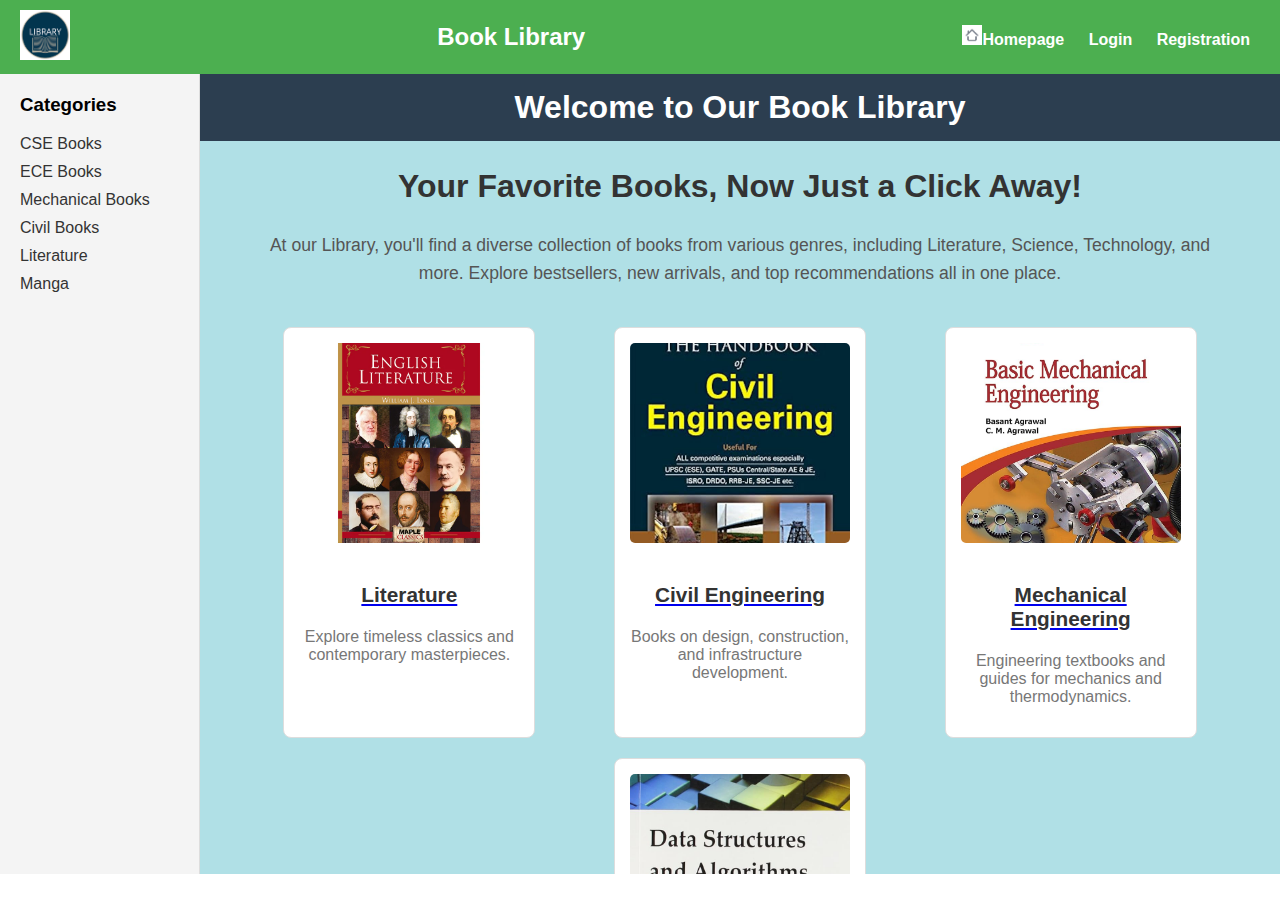
<file: index.html>
<!DOCTYPE html>
<html lang="en">
<head>
  <meta charset="UTF-8">
  <meta name="viewport" content="width=device-width, initial-scale=1.0">
  <title>Booklibrary</title>
  <link rel="stylesheet" href="style.css">
</head>
<body>

<!-- Top Frame -->
<div class="top-frame">
  <div class="logo">
    <a href="index.html"><img src="logo.png"  alt="Bookstore Logo" height="40"></a>
  </div>
  <div class="title">
    <h1>Book Library</h1>
  </div>
  <div class="nav-links">
    <a href=""><img src="home.jpg" height="20px">Homepage</a>
    <a href="login.html" target="right-frame">Login</a>
    <a href="register.html" target="right-frame">Registration</a>
  </div>
  </div>
</div>

<!-- Main Container with Left and Right Frames -->
<div class="main-container">
  <!-- Left Frame -->
  <div class="left-frame">
    <h3>Categories</h3>
    <ul>
      <li><a href="cse-books.html" target="right-frame">CSE Books</a></li>
      <li><a href="ece-books.html" target="right-frame">ECE Books</a></li>
      <li><a href="mech-books.html" target="right-frame">Mechanical Books</a></li>
      <li><a href="civil-books.html" target="right-frame">Civil Books</a></li>
      <li><a href="literature-books.html" target="right-frame">Literature</a></li>
      <li><a href="manga.html" target="right-frame">Manga</a></li>
    </ul>
  </div>

  <!-- Right Frame -->
  <iframe name="right-frame" class="right-frame" src="home-content.html">
    <!-- Initial content description of the website -->
  </iframe>
</div>

</body>
</html>
</file>
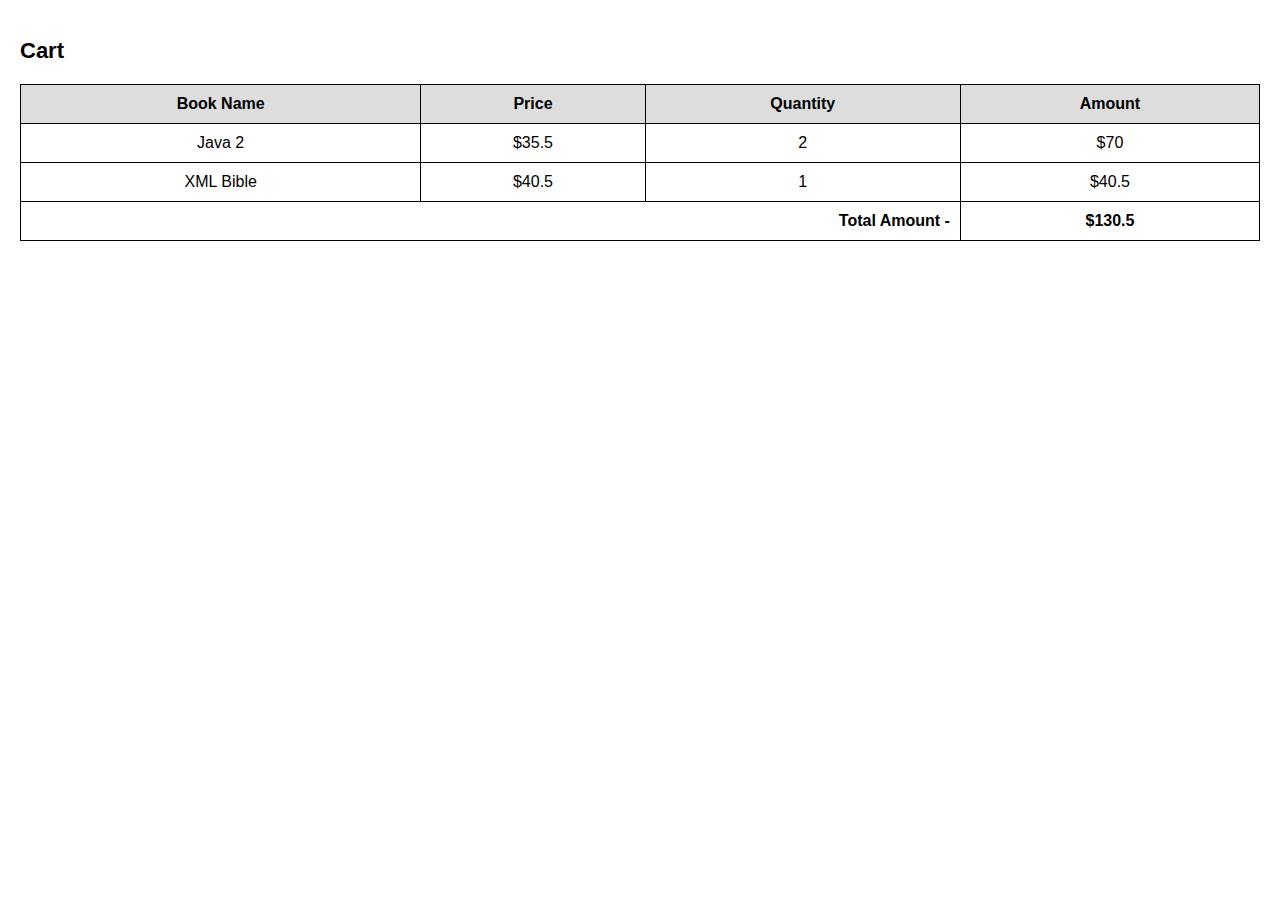
<file: cart.html>
<!DOCTYPE html>
<html lang="en">
<head>
  <meta charset="UTF-8">
  <meta name="viewport" content="width=device-width, initial-scale=1.0">
  <title>Cart Page</title>
  <link rel="stylesheet" href="cart.css">
</head>
<body>



<!-- Main Container with Left and Cart Table -->
<div class="main-container">
  

  <!-- Right Frame (Cart Table) -->
  <div class="right-frame">
    <h2>Cart</h2>
    <table>
      <thead>
        <tr>
          <th>Book Name</th>
          <th>Price</th>
          <th>Quantity</th>
          <th>Amount</th>
        </tr>
      </thead>
      <tbody>
        <tr>
          <td>Java 2</td>
          <td>$35.5</td>
          <td>2</td>
          <td>$70</td>
        </tr>
        <tr>
          <td>XML Bible</td>
          <td>$40.5</td>
          <td>1</td>
          <td>$40.5</td>
        </tr>
        <tr>
          <td colspan="3" style="text-align: right; font-weight: bold;">Total Amount -</td>
          <td>$130.5</td>
        </tr>
      </tbody>
    </table>
  </div>
</div>

</body>
</html>
</file>
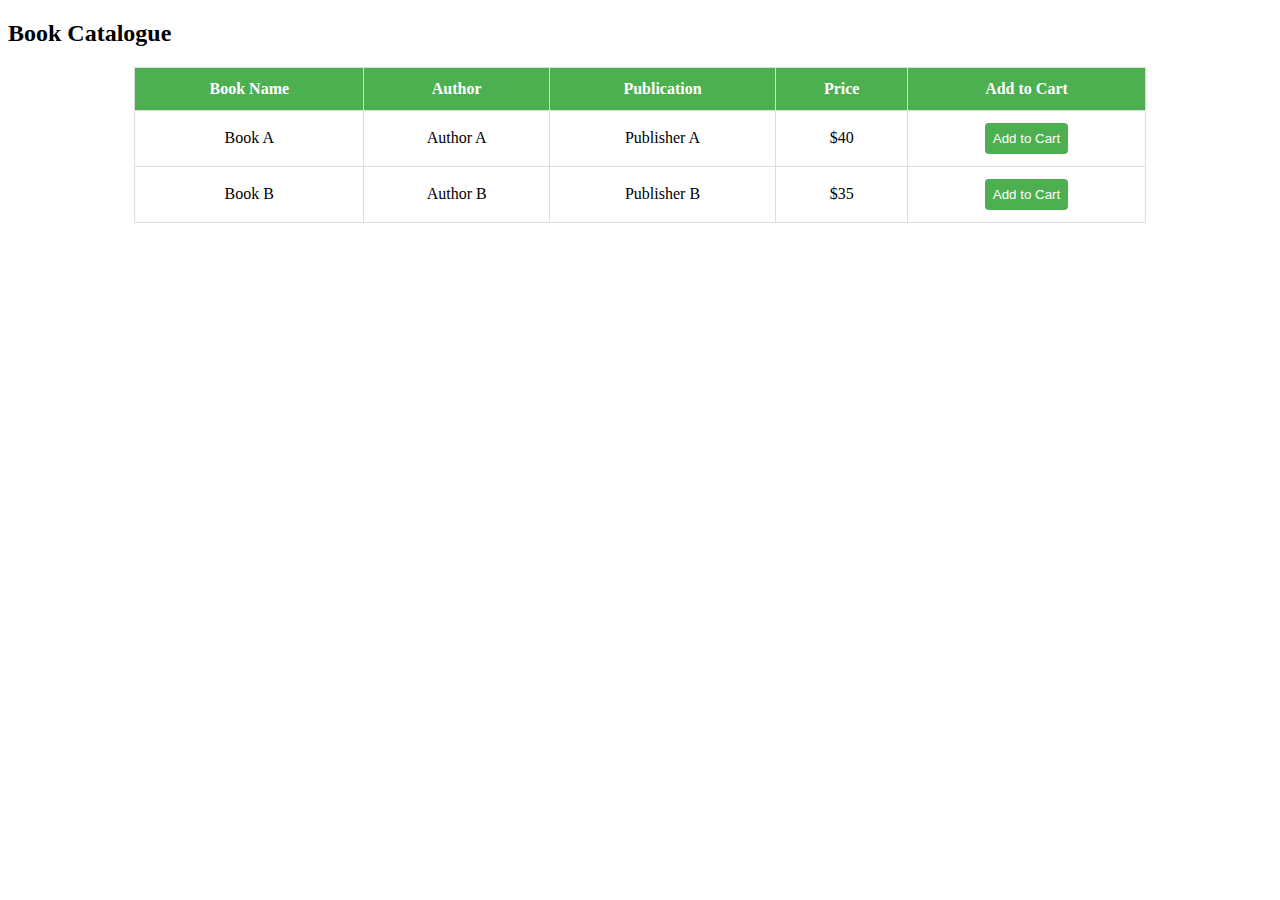
<file: catalogue.html>
<!DOCTYPE html>
<html>
<head>
    <title>Catalogue Page</title>
    <link rel="stylesheet" href="cat.css">
</head>
<body>
    <h2>Book Catalogue</h2>
    <table border="1">
        <tr>
            <th>Book Name</th>
            <th>Author</th>
            <th>Publication</th>
            <th>Price</th>
            <th>Add to Cart</th>
        </tr>
        <tr>
            <td>Book A</td>
            <td>Author A</td>
            <td>Publisher A</td>
            <td>$40</td>
            <td><button>Add to Cart</button></td>
        </tr>
        <tr>
            <td>Book B</td>
            <td>Author B</td>
            <td>Publisher B</td>
            <td>$35</td>
            <td><button>Add to Cart</button></td>
        </tr>
    </table>
</body>
</html>
</file>
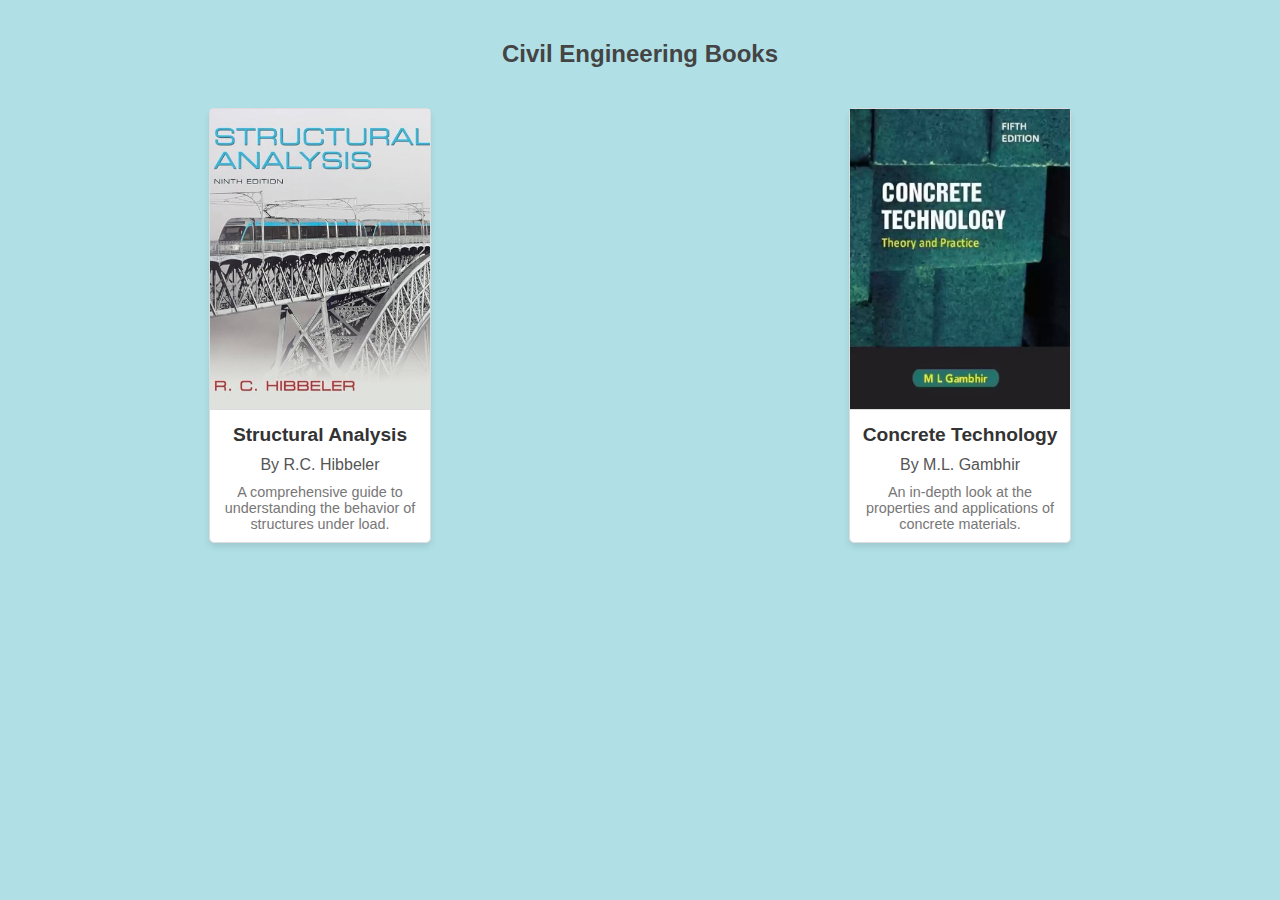
<file: civil-books.html>
<!DOCTYPE html>
<html lang="en">
<head>
    <meta charset="UTF-8">
    <meta name="viewport" content="width=device-width, initial-scale=1.0">
    <title>Book Collection</title>
    <style>
        body {
            font-family: Arial, sans-serif;
            background-color: #b0e0e6;
            margin: 0;
            padding: 0;
        }
        .container {
            margin: 0 auto;
            padding: 20px;
        }
        h1 {
            text-align: center;
            color: #333;
        }
        h2 {
            color: #444;
            margin-top: 40px;
            text-align: center;
            font-size: 1.5em;
        }
        .book-list {
            display: flex;
            flex-wrap: wrap;
            justify-content: space-around;
        }
        .book-item {
            background-color: #fff;
            border: 1px solid #ddd;
            border-radius: 5px;
            margin: 20px;
            width: 220px;
            text-align: center;
            box-shadow: 0 4px 6px rgba(0, 0, 0, 0.1);
            transition: transform 0.3s ease;
        }
        .book-item:hover {
            transform: scale(1.05);
        }
        .book-img {
            width: 100%;
            height: 300px;
            object-fit: cover;
            border-bottom: 1px solid #ddd;
        }
        .book-title {
            font-size: 1.2em;
            font-weight: bold;
            margin: 10px 0;
            color: #333;
        }
        .book-author {
            font-size: 1em;
            color: #555;
        }
        .book-description {
            font-size: 0.9em;
            color: #777;
            margin: 10px;
        }</style>
    <h2>Civil Engineering Books</h2>
    <div class="book-list">
        <div class="book-item">
            <a href="structural_analysis_by_pandit_and_gupta.pdf"><img src="str.jpg" alt="Structural Analysis" class="book-img"></a>
            <div class="book-title">Structural Analysis</div>
            <div class="book-author">By R.C. Hibbeler</div>
            <div class="book-description">A comprehensive guide to understanding the behavior of structures under load.</div>
        </div>
        <div class="book-item">
            <a href="Concrete-Technology-Theory-and-Practice-Civil-Sem-III.pdf">
            <img src="ct.webp" alt="Concrete Technology" class="book-img"></a>
            <div class="book-title">Concrete Technology</div>
            <div class="book-author">By M.L. Gambhir</div>
            <div class="book-description">An in-depth look at the properties and applications of concrete materials.</div>
        </div>
    </div>
    <title>Document</title>
</head>
<body>
    
</body>
</html>
</file>
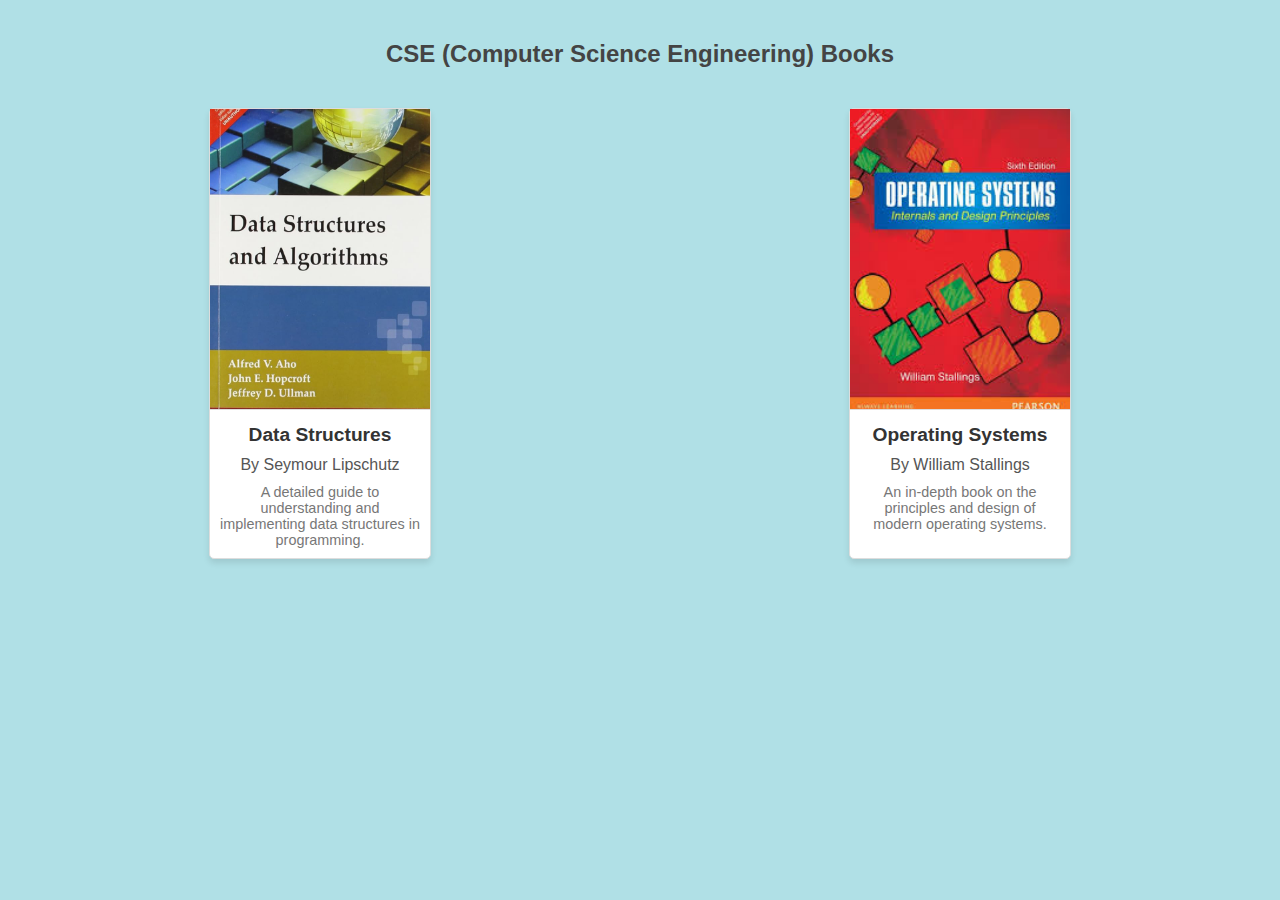
<file: cse-books.html>
<!DOCTYPE html>
<html lang="en">
<head>
    <meta charset="UTF-8">
    <meta name="viewport" content="width=device-width, initial-scale=1.0">
    <title>Book Collection</title>
    <style>
        body {
            font-family: Arial, sans-serif;
            background-color: #b0e0e6;
            margin: 0;
            padding: 0;
        }
        .container {
            margin: 0 auto;
            padding: 20px;
        }
        h1 {
            text-align: center;
            color: #333;
        }
        h2 {
            color: #444;
            margin-top: 40px;
            text-align: center;
            font-size: 1.5em;
        }
        .book-list {
            display: flex;
            flex-wrap: wrap;
            justify-content: space-around;
        }
        .book-item {
            background-color: #fff;
            border: 1px solid #ddd;
            border-radius: 5px;
            margin: 20px;
            width: 220px;
            text-align: center;
            box-shadow: 0 4px 6px rgba(0, 0, 0, 0.1);
            transition: transform 0.3s ease;
        }
        .book-item:hover {
            transform: scale(1.05);
        }
        .book-img {
            width: 100%;
            height: 300px;
            object-fit: cover;
            border-bottom: 1px solid #ddd;
        }
        .book-title {
            font-size: 1.2em;
            font-weight: bold;
            margin: 10px 0;
            color: #333;
        }
        .book-author {
            font-size: 1em;
            color: #555;
        }
        .book-description {
            font-size: 0.9em;
            color: #777;
            margin: 10px;
        }</style>
    <h2>CSE (Computer Science Engineering) Books</h2>
    <div class="book-list">
        <div class="book-item">

            <a href="Data Structures and Algorithms - Narasimha Karumanchi.pdf">
           <img src="ds.jpg"  alt="Data Structures" class="book-img" ></a>
            <div class="book-title">Data Structures</div>
            <div class="book-author">By Seymour Lipschutz</div>
            <div class="book-description">A detailed guide to understanding and implementing data structures in programming.</div>
        </div>


        <div class="book-item">
            <a href="Operating_System.pdf">
            <img src="os.jpg" alt="Operating Systems" class="book-img"></a>
            <div class="book-title">Operating Systems</div>
            <div class="book-author">By William Stallings</div>
            <div class="book-description">An in-depth book on the principles and design of modern operating systems.</div>
        </div>
    </div>
    <title>Document</title>
</head>
<body>
    
</body>
</html>
</file>
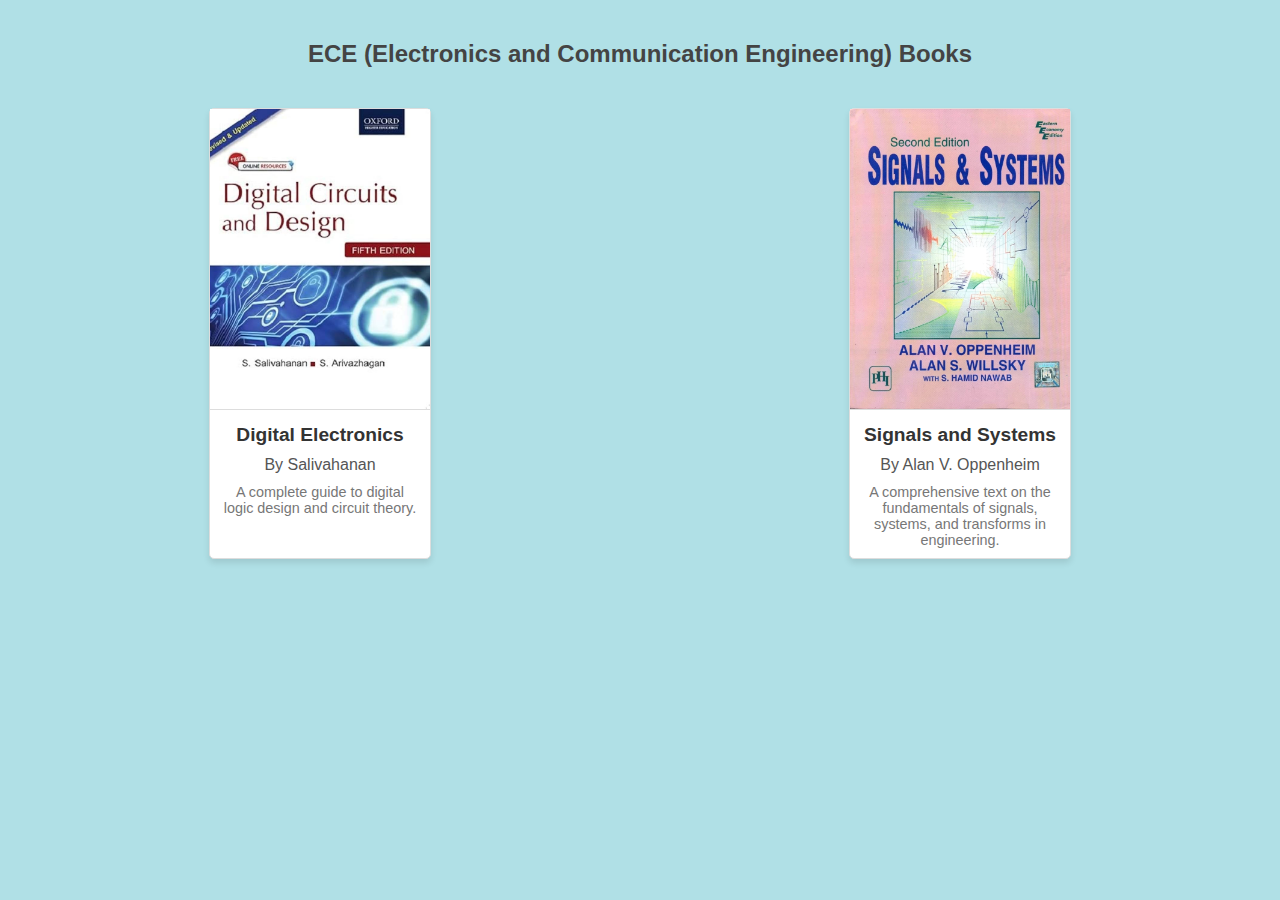
<file: ece-books.html>
<!DOCTYPE html>
<html lang="en">
<head>
    <meta charset="UTF-8">
    <meta name="viewport" content="width=device-width, initial-scale=1.0">
    <title>Book Collection</title>
    <style>
        body {
            font-family: Arial, sans-serif;
            background-color: #b0e0e6;
            margin: 0;
            padding: 0;
        }
        .container {
            margin: 0 auto;
            padding: 20px;
        }
        h1 {
            text-align: center;
            color: #333;
        }
        h2 {
            color: #444;
            margin-top: 40px;
            text-align: center;
            font-size: 1.5em;
        }
        .book-list {
            display: flex;
            flex-wrap: wrap;
            justify-content: space-around;
        }
        .book-item {
            background-color: #fff;
            border: 1px solid #ddd;
            border-radius: 5px;
            margin: 20px;
            width: 220px;
            text-align: center;
            box-shadow: 0 4px 6px rgba(0, 0, 0, 0.1);
            transition: transform 0.3s ease;
        }
        .book-item:hover {
            transform: scale(1.05);
        }
        .book-img {
            width: 100%;
            height: 300px;
            object-fit: cover;
            border-bottom: 1px solid #ddd;
        }
        .book-title {
            font-size: 1.2em;
            font-weight: bold;
            margin: 10px 0;
            color: #333;
        }
        .book-author {
            font-size: 1em;
            color: #555;
        }
        .book-description {
            font-size: 0.9em;
            color: #777;
            margin: 10px;
        }</style>
    <h2>ECE (Electronics and Communication Engineering) Books</h2>
    <div class="book-list">
        <div class="book-item">
            <a href="DIGITAL_CIRCUITS_AND_LOGIC_DESIGNS.pdf">
            <img src="de.jpg" alt="Digital Electronics" class="book-img"></a>
            <div class="book-title">Digital Electronics</div>
            <div class="book-author">By Salivahanan</div>
            <div class="book-description">A complete guide to digital logic design and circuit theory.</div>
        </div>
        <div class="book-item">
            <a href="Signal-System-text-book-9.pdf">
            <img src="ss.webp" alt="Signals and Systems" class="book-img"></a>
            <div class="book-title">Signals and Systems</div>
            <div class="book-author">By Alan V. Oppenheim</div>
            <div class="book-description">A comprehensive text on the fundamentals of signals, systems, and transforms in engineering.</div>
        </div>
    </div>
    <title>Document</title>
</head>
<body>
    
</body>
</html>
</file>
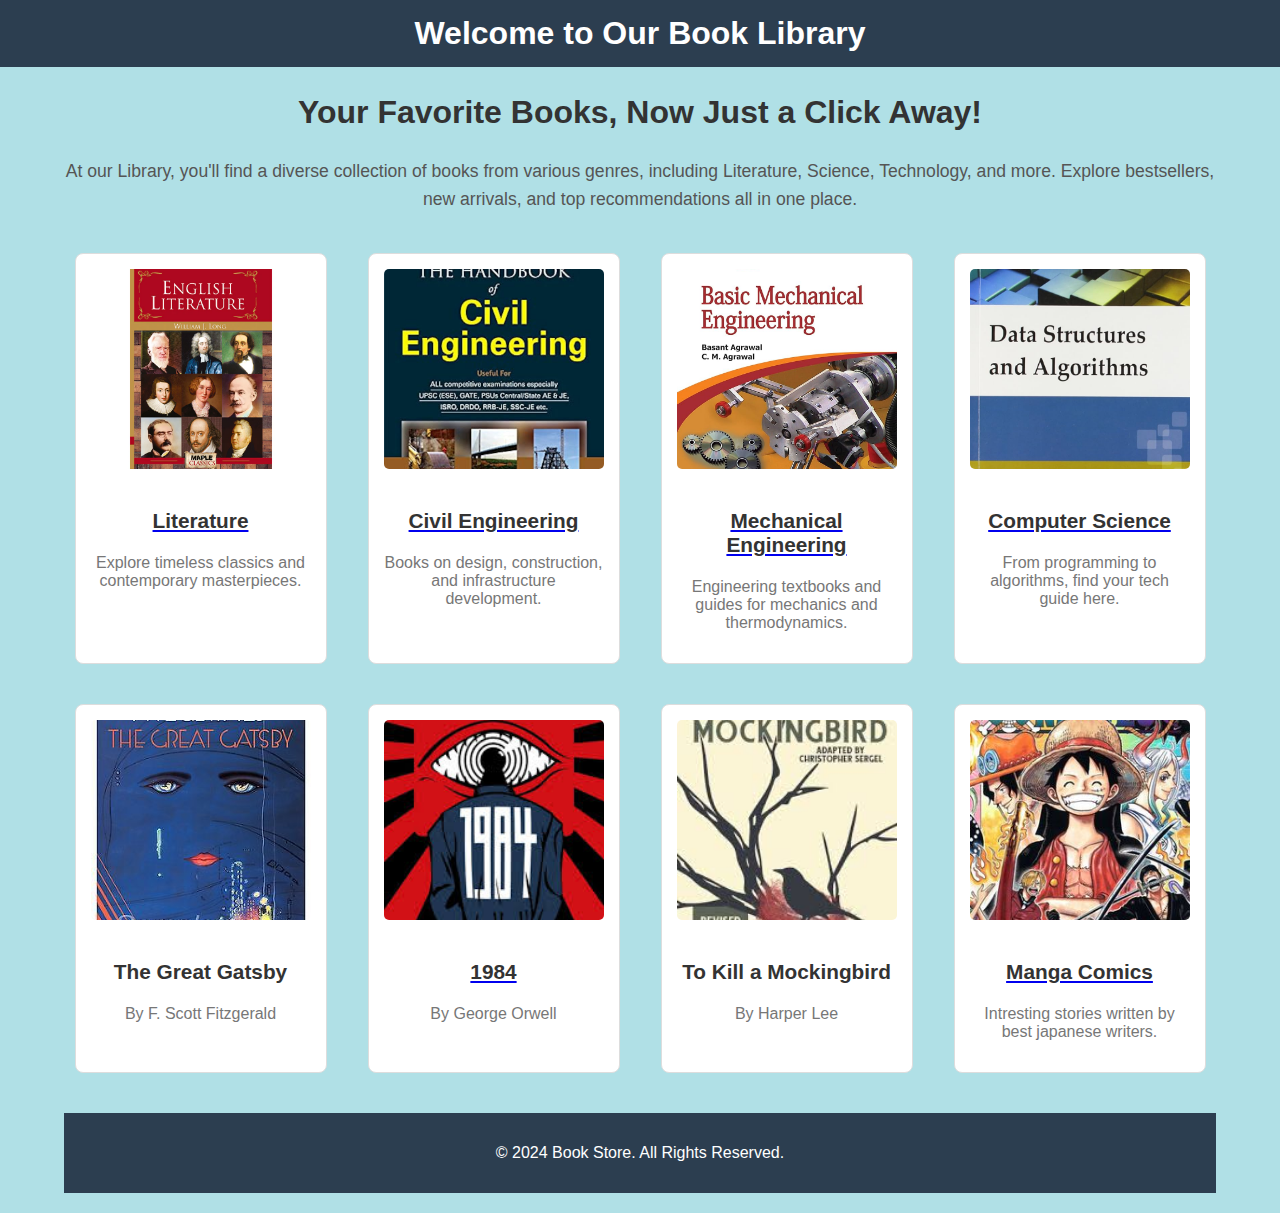
<file: home-content.html>
<!DOCTYPE html>
<html lang="en">
<head>
    <meta charset="UTF-8">
    <meta name="viewport" content="width=device-width, initial-scale=1.0">
    <title>Book Store - Home</title>
    <style>
        body {
            font-family: Arial, sans-serif;
            margin: 0;
            padding: 0;
            background-color: #b0e0e6;
        }
        header {
            background-color: #2c3e50;
            color: white;
            padding: 15px 0;
            text-align: center;
        }
        header h1 {
            margin: 0;
        }
        .container {
            width: 90%;
            margin: 20px auto;
        }
        .intro {
            text-align: center;
            margin-bottom: 40px;
        }
        .intro h2 {
            font-size: 2em;
            color: #333;
        }
        .intro p {
            font-size: 1.1em;
            color: #555;
            line-height: 1.6;
        }
        .categories, .featured-books {
            display: flex;
            justify-content: space-around;
            flex-wrap: wrap;
            gap: 20px;
            margin-bottom: 40px;
        }
        .category, .featured-book {
            background-color: white;
            border: 1px solid #ddd;
            border-radius: 8px;
            width: 220px;
            text-align: center;
            padding: 15px;
            transition: transform 0.3s ease, box-shadow 0.3s ease;
        }
        .category:hover, .featured-book:hover {
            transform: scale(1.05);
            box-shadow: 0 4px 8px rgba(0, 0, 0, 0.1);
        }
        .category img, .featured-book img {
            width: 100%;
            height: 200px;
            object-fit: cover;
            border-radius: 5px;
            margin-bottom: 15px;
        }
        .category h3, .featured-book h3 {
            font-size: 1.3em;
            color: #333;
        }
        .category p, .featured-book p {
            font-size: 1em;
            color: #777;
        }
        footer {
            background-color: #2c3e50;
            color: white;
            padding: 15px 0;
            text-align: center;
        }
    </style>
</head>
<body>

    <!-- Header -->
    <header>
        <h1>Welcome to Our Book Library</h1>
    </header>

    <!-- Main Content -->
    <div class="container">
        <!-- Introduction Section -->
        <div class="intro">
            <h2>Your Favorite Books, Now Just a Click Away!</h2>
            <p>At our Library, you'll find a diverse collection of books from various genres, including Literature, Science, Technology, and more. Explore bestsellers, new arrivals, and top recommendations all in one place.</p>
        </div>

        <!-- Book Categories Section -->
        <div class="categories">
            <div class="category">
                <a href="literature-books.html"><img src="el.webp"  alt="Literature Books"></a>
                <a href="literature-books.html"><h3>Literature</h3></a>

                <p>Explore timeless classics and contemporary masterpieces.</p>
            </div>
            <div class="category">

                <a href="civil-books.html"> <img src="civil.jpg" alt="Civil Engineering Books">
                    <a href="civil-books.html">  <h3>Civil Engineering</h3></a>
                <p>Books on design, construction, and infrastructure development.</p>
            </div>
            <div class="category">
                <a href="mech-books.html"> <img src="mech.jpg" alt="Mechanical Engineering Books">
                    <a href="mech-books.html"> <h3>Mechanical Engineering</h3></a>
                <p>Engineering textbooks and guides for mechanics and thermodynamics.</p>
            </div>
            <div class="category">
                <a href="cse-books.html">  <img src="ds.jpg" alt="Computer Science Books">
                    <a href="cse-books.html">  <h3>Computer Science</h3></a>
                <p>From programming to algorithms, find your tech guide here.</p>
            </div>
        </div>

        <!-- Featured Books Section -->
        <div class="featured-books">
            <div class="featured-book">
                <a href="https://www.planetebook.com/free-ebooks/the-great-gatsby.pdf">  <img src="great gatsby.jpg" alt="The Great Gatsby"></a>
                <h3>The Great Gatsby</h3>
                <p>By F. Scott Fitzgerald</p>
            </div>
            <div class="featured-book">
                <a href="1984.pdf"> <img src="1984.jpg" alt="1984">
                <h3>1984</h3></a>
                <p>By George Orwell</p>
            </div>
            <div class="featured-book">
                <a href="mocking bird.pdf">   <img src="mb.jpg" alt="To Kill a Mockingbird"></a>
                <h3>To Kill a Mockingbird</h3>
                <p>By Harper Lee</p>
            </div>

            <div class="category">

                <a href="manga.html"> <img src="manga.jpg" alt="Manga Comics">
                    <a href="manga.html">  <h3>Manga Comics</h3></a>
                <p>Intresting stories written by best japanese writers.</p>


        </div>
    </div>

    <!-- Footer -->
    <footer>
        <p>&copy; 2024 Book Store. All Rights Reserved.</p>
    </footer>

</body>
</html>
</file>
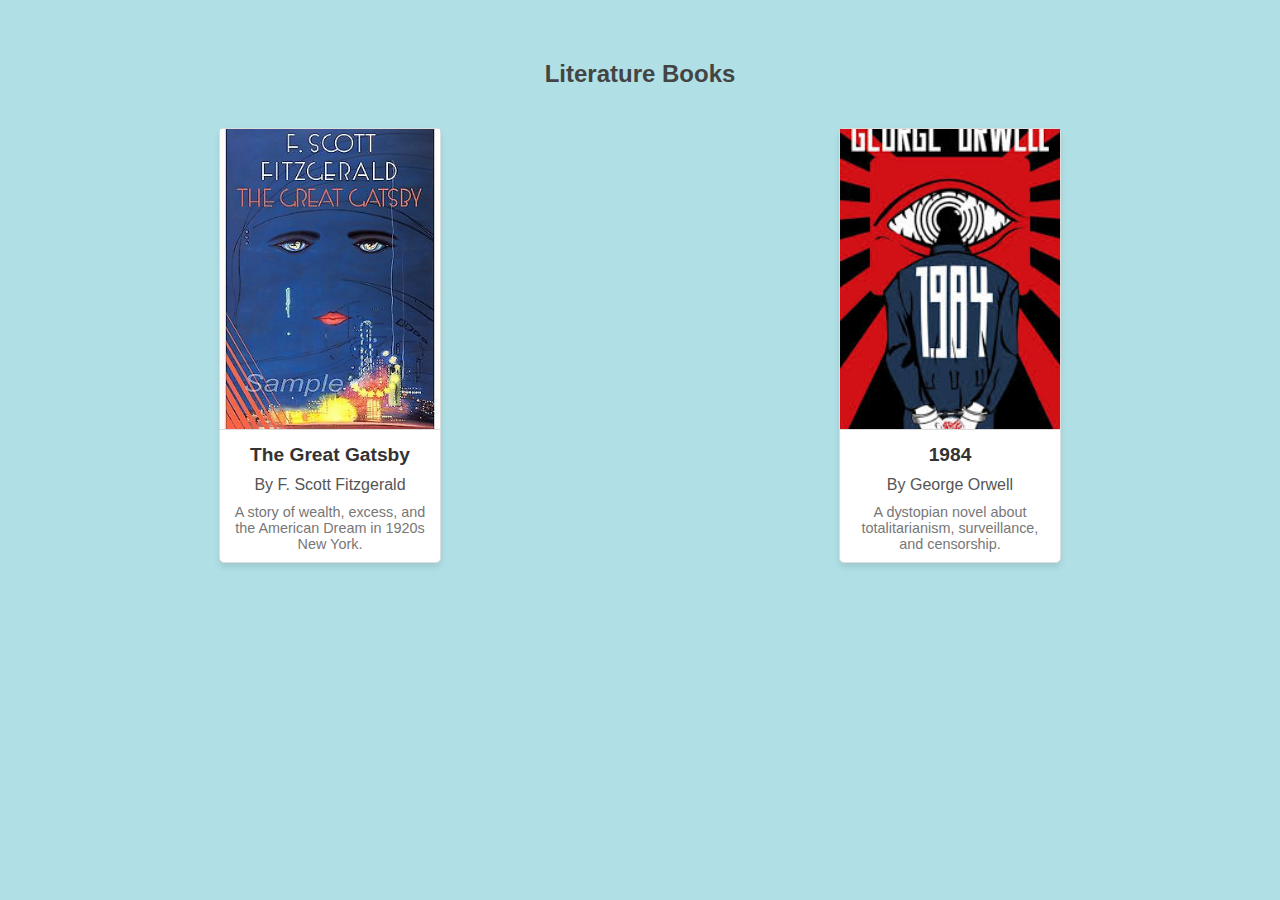
<file: literature-books.html>
<!DOCTYPE html>
<html lang="en">
<head>
    <meta charset="UTF-8">
    <meta name="viewport" content="width=device-width, initial-scale=1.0">
    <title>Book Collection</title>
    <style>
        body {
            font-family: Arial, sans-serif;
            background-color: #b0e0e6;
            margin: 0;
            padding: 0;
        }
        .container {
            margin: 0 auto;
            padding: 20px;
        }
        h1 {
            text-align: center;
            color: #333;
        }
        h2 {
            color: #444;
            margin-top: 40px;
            text-align: center;
            font-size: 1.5em;
        }
        .book-list {
            display: flex;
            flex-wrap: wrap;
            justify-content: space-around;
        }
        .book-item {
            background-color: #fff;
            border: 1px solid #ddd;
            border-radius: 5px;
            margin: 20px;
            width: 220px;
            text-align: center;
            box-shadow: 0 4px 6px rgba(0, 0, 0, 0.1);
            transition: transform 0.3s ease;
        }
        .book-item:hover {
            transform: scale(1.05);
        }
        .book-img {
            width: 100%;
            height: 300px;
            object-fit: cover;
            border-bottom: 1px solid #ddd;
        }
        .book-title {
            font-size: 1.2em;
            font-weight: bold;
            margin: 10px 0;
            color: #333;
        }
        .book-author {
            font-size: 1em;
            color: #555;
        }
        .book-description {
            font-size: 0.9em;
            color: #777;
            margin: 10px;
        }
    </style>
</head>
<body>
    <div class="container">
        
    <h2>Literature Books</h2>
    <div class="book-list">
        <div class="book-item">


           <a href="https://www.planetebook.com/free-ebooks/the-great-gatsby.pdf"><img src="great gatsby.jpg" alt="The Great Gatsby" class="book-img"></a>
            <div class="book-title">The Great Gatsby</div>
            <div class="book-author">By F. Scott Fitzgerald</div>
            <div class="book-description">A story of wealth, excess, and the American Dream in 1920s New York.</div>
        </div>
        <div class="book-item">
            <a href="1984.pdf">
            <img src="1984.jpg" alt="1984" class="book-img"></a>
            <div class="book-title">1984</div>
            <div class="book-author">By George Orwell</div>
            <div class="book-description">A dystopian novel about totalitarianism, surveillance, and censorship.</div>

          

        </div>
    </div>
    <title>Document</title>
</head>
<body>
    
</body>
</html>
</file>
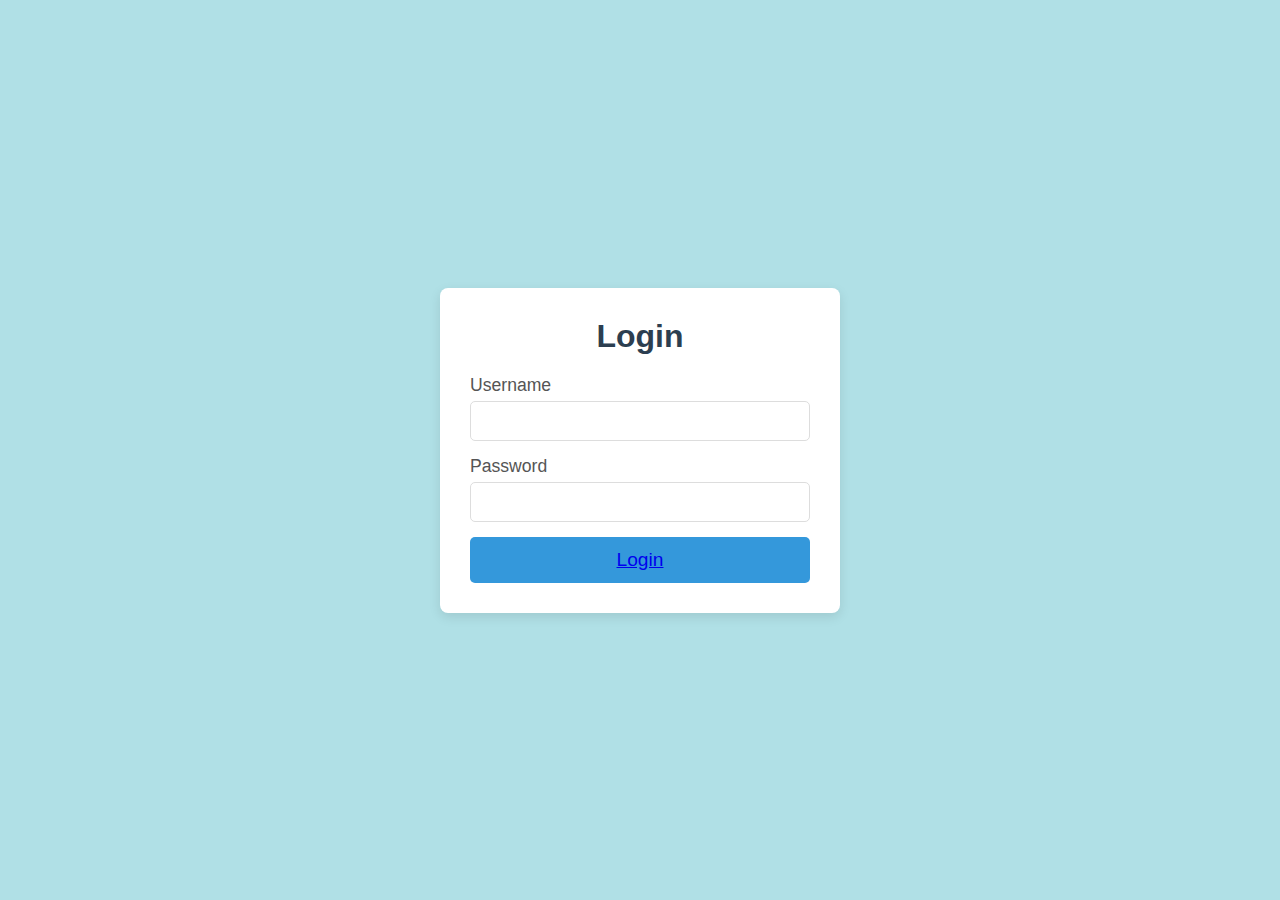
<file: login.html>
<!DOCTYPE html>
<html lang="en">
<head>
    <meta charset="UTF-8">
    <meta name="viewport" content="width=device-width, initial-scale=1.0">
    <title>Login Page</title>
    <link rel="stylesheet" href="login.css">
</head>
<body>
    <div class="login-container">
        <div class="login-form">
            <h2>Login</h2>
            <form action="login1.html" method="POST">
                <div class="input-group">
                    <label for="username">Username</label>
                    <input type="text" id="username" name="username" required>
                </div>
                <div class="input-group">
                    <label for="password">Password</label>
                    <input type="password" id="password" name="password" required>
                </div>
                <a href="login1.html" ><button type="submit">Login</a>
            </form>
        </div>
    </div>
</body>
</html>
</file>
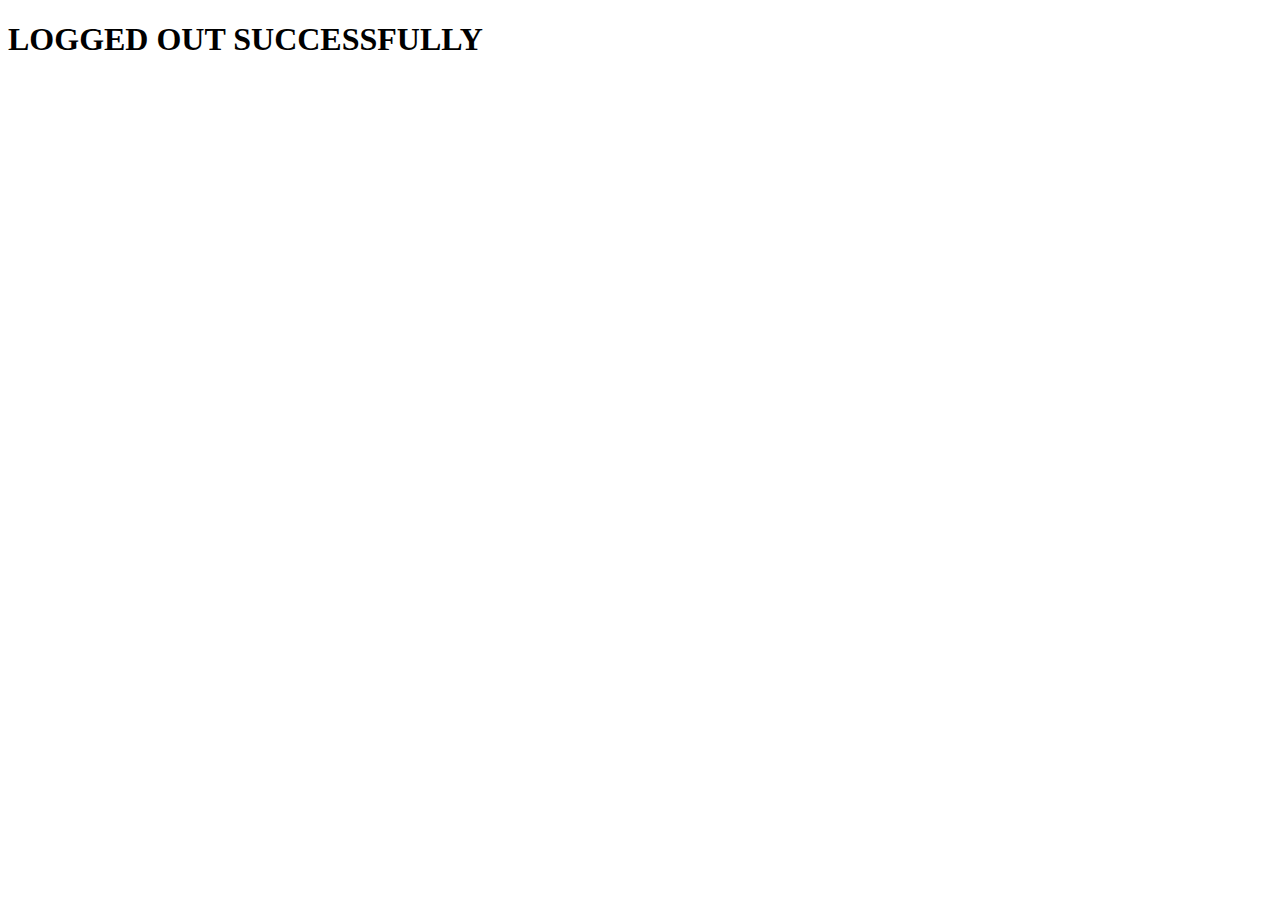
<file: logout.html>
<!DOCTYPE html>
<html lang="en">
<head>
    <meta charset="UTF-8">
    <meta name="viewport" content="width=device-width, initial-scale=1.0">
    <title>Document</title>
</head>
<body>
    <h1>LOGGED OUT SUCCESSFULLY</h1>
</body>
</html>
</file>
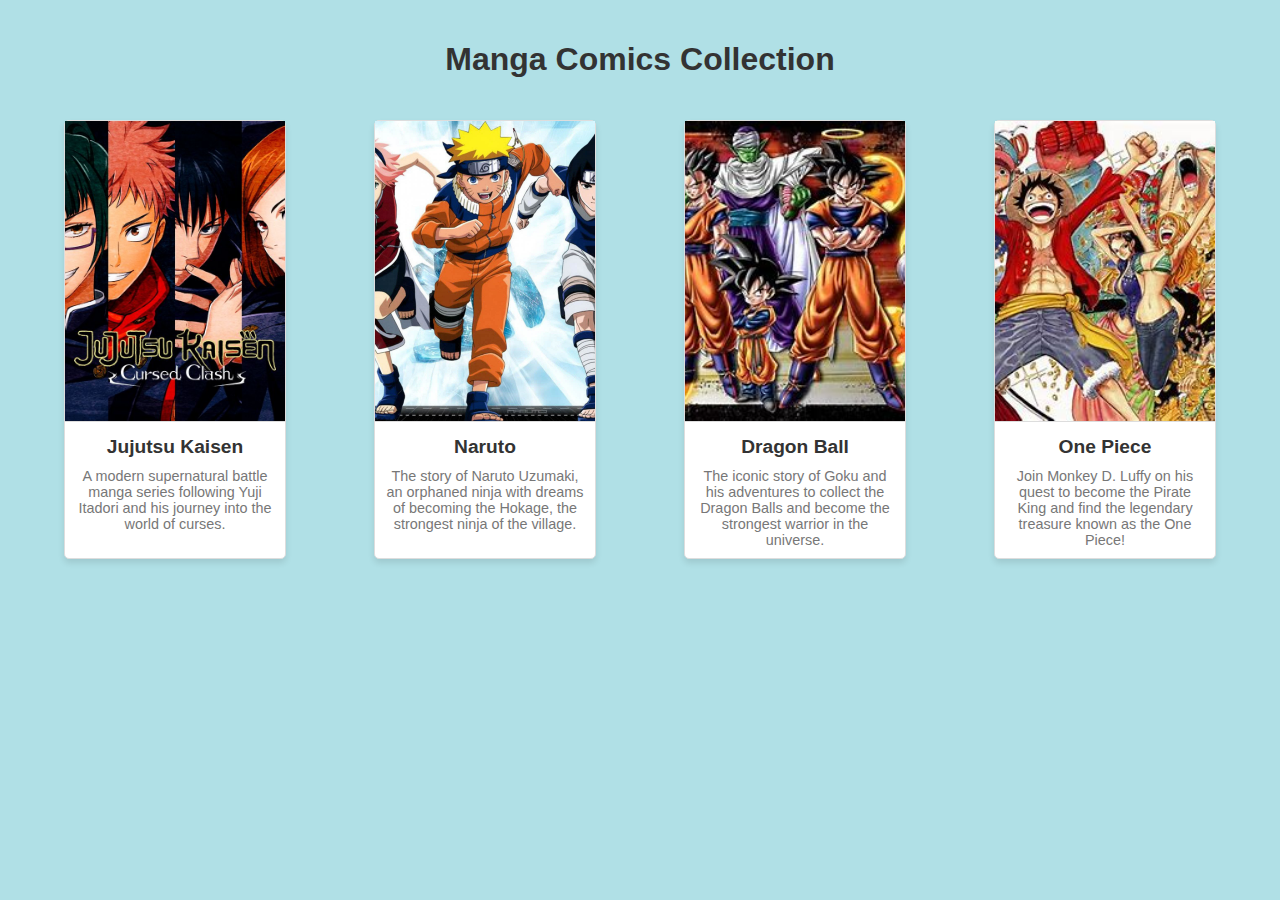
<file: manga.html>
<!DOCTYPE html>
<html lang="en">
<head>
    <meta charset="UTF-8">
    <meta name="viewport" content="width=device-width, initial-scale=1.0">
    <meta http-equiv="X-UA-Compatible" content="ie=edge">
    <title>Manga Comics Collection</title>
    <style>
        body {
            font-family: Arial, sans-serif;
            background-color: #b0e0e6;
            margin: 0;
            padding: 0;
        }
        .container {
            margin: 0 auto;
            padding: 20px;
        }
        h1 {
            text-align: center;
            color: #333;
        }
        h2 {
            color: #444;
            margin-top: 40px;
            text-align: center;
            font-size: 1.5em;
        }
        .manga-list {
            display: flex;
            flex-wrap: wrap;
            justify-content: space-around;
        }
        .manga-item {
            background-color: #fff;
            border: 1px solid #ddd;
            border-radius: 5px;
            margin: 20px;
            width: 220px;
            text-align: center;
            box-shadow: 0 4px 6px rgba(0, 0, 0, 0.1);
            transition: transform 0.3s ease;
        }
        .manga-item:hover {
            transform: scale(1.05);
        }
        .manga-img {
            width: 100%;
            height: 300px;
            object-fit: cover;
            border-bottom: 1px solid #ddd;
        }
        .manga-title {
            font-size: 1.2em;
            font-weight: bold;
            margin: 10px 0;
            color: #333;
        }
        .manga-description {
            font-size: 0.9em;
            color: #777;
            margin: 10px;
        }
    </style>
</head>
<body>
    <div class="container">
        <h1>Manga Comics Collection</h1>

        <div class="manga-list">

            <div class="manga-item">
                <a href="Jujutsu Kaisen.pdf">
                    <img src="jjk.jpg" alt="Jujutsu Kaisen" class="manga-img">
                </a>
                <div class="manga-title">Jujutsu Kaisen</div>
                <div class="manga-description">
                    A modern supernatural battle manga series following Yuji Itadori and his journey into the world of curses.
                </div>
            </div>

            <div class="manga-item">
                <a href="Naruto Volume 01 - PDF Room.pdf">
                    <img src="naruto.jpg" alt="Naruto" class="manga-img">
                </a>
                <div class="manga-title">Naruto</div>
                <div class="manga-description">
                    The story of Naruto Uzumaki, an orphaned ninja with dreams of becoming the Hokage, the strongest ninja of the village.
                </div>
            </div>

            <div class="manga-item">
                <a href="db.pdf">
                    <img src="db.jpg" alt="Dragon Ball" class="manga-img">
                </a>
                <div class="manga-title">Dragon Ball</div>
                <div class="manga-description">
                    The iconic story of Goku and his adventures to collect the Dragon Balls and become the strongest warrior in the universe.
                </div>
            </div>

            <div class="manga-item">
                <a href="one piece.pdf">
                    <img src="one piece.jpg" alt="One Piece" class="manga-img">
                </a>
                <div class="manga-title">One Piece</div>
                <div class="manga-description">
                    Join Monkey D. Luffy on his quest to become the Pirate King and find the legendary treasure known as the One Piece!
                </div>
            </div>

        </div>

    </div>
</body>
</html>
</file>
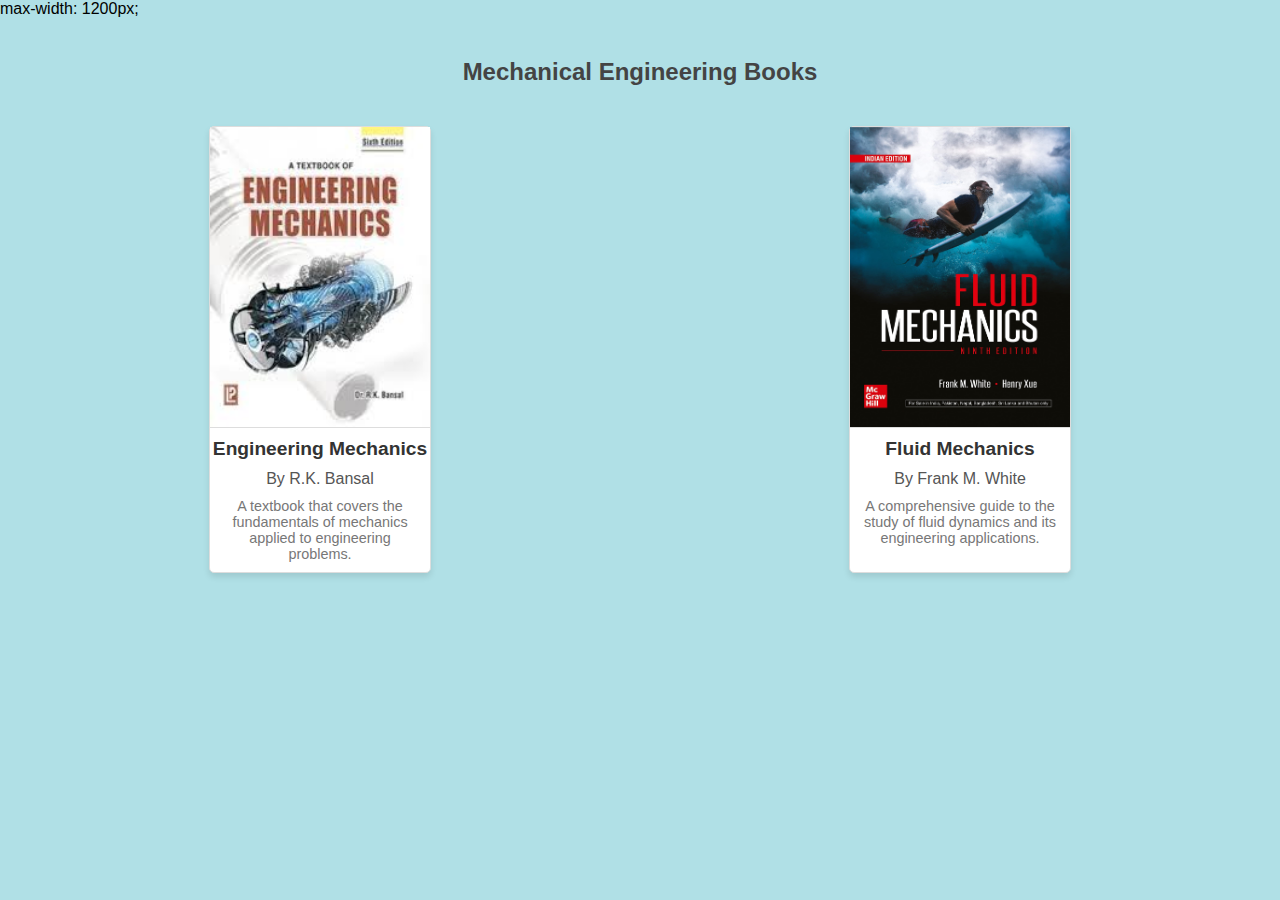
<file: mech-books.html>
max-width: 1200px;<!DOCTYPE html>
<html lang="en">
<head>
    <meta charset="UTF-8">
    <meta name="viewport" content="width=device-width, initial-scale=1.0">
    <title>Book Collection</title>
    <style>
        body {
            font-family: Arial, sans-serif;
            background-color: #b0e0e6;
            margin: 0;
            padding: 0;
        }
        .container {
            margin: 0 auto;
            padding: 20px;
        }
        h1 {
            text-align: center;
            color: #333;
        }
        h2 {
            color: #444;
            margin-top: 40px;
            text-align: center;
            font-size: 1.5em;
        }
        .book-list {
            display: flex;
            flex-wrap: wrap;
            justify-content: space-around;
        }
        .book-item {
            background-color: #fff;
            border: 1px solid #ddd;
            border-radius: 5px;
            margin: 20px;
            width: 220px;
            text-align: center;
            box-shadow: 0 4px 6px rgba(0, 0, 0, 0.1);
            transition: transform 0.3s ease;
        }
        .book-item:hover {
            transform: scale(1.05);
        }
        .book-img {
            width: 100%;
            height: 300px;
            object-fit: cover;
            border-bottom: 1px solid #ddd;
        }
        .book-title {
            font-size: 1.2em;
            font-weight: bold;
            margin: 10px 0;
            color: #333;
        }
        .book-author {
            font-size: 1em;
            color: #555;
        }
        .book-description {
            font-size: 0.9em;
            color: #777;
            margin: 10px;
        }
    </style>
</head>
<body>
   
        
        

      

        <!-- Mechanical Engineering Books Section -->
        <h2>Mechanical Engineering Books</h2>
        <div class="book-list">
            <div class="book-item">
                <a href="eng mech.pdf">
                <img src="em.jpg" alt="Engineering Mechanics" class="book-img"></a>
                <div class="book-title">Engineering Mechanics</div>
                <div class="book-author">By R.K. Bansal</div>
                <div class="book-description">A textbook that covers the fundamentals of mechanics applied to engineering problems.</div>
            </div>
            <div class="book-item">
               <a href="fluid mec.pdf">
                <img src="fm.jpg" alt="Fluid Mechanics" class="book-img"></a>
                <div class="book-title">Fluid Mechanics</div>
                <div class="book-author">By Frank M. White</div>
                <div class="book-description">A comprehensive guide to the study of fluid dynamics and its engineering applications.</div>
            </div>
        </div>

    
    </div>
</body>
</html>
</file>
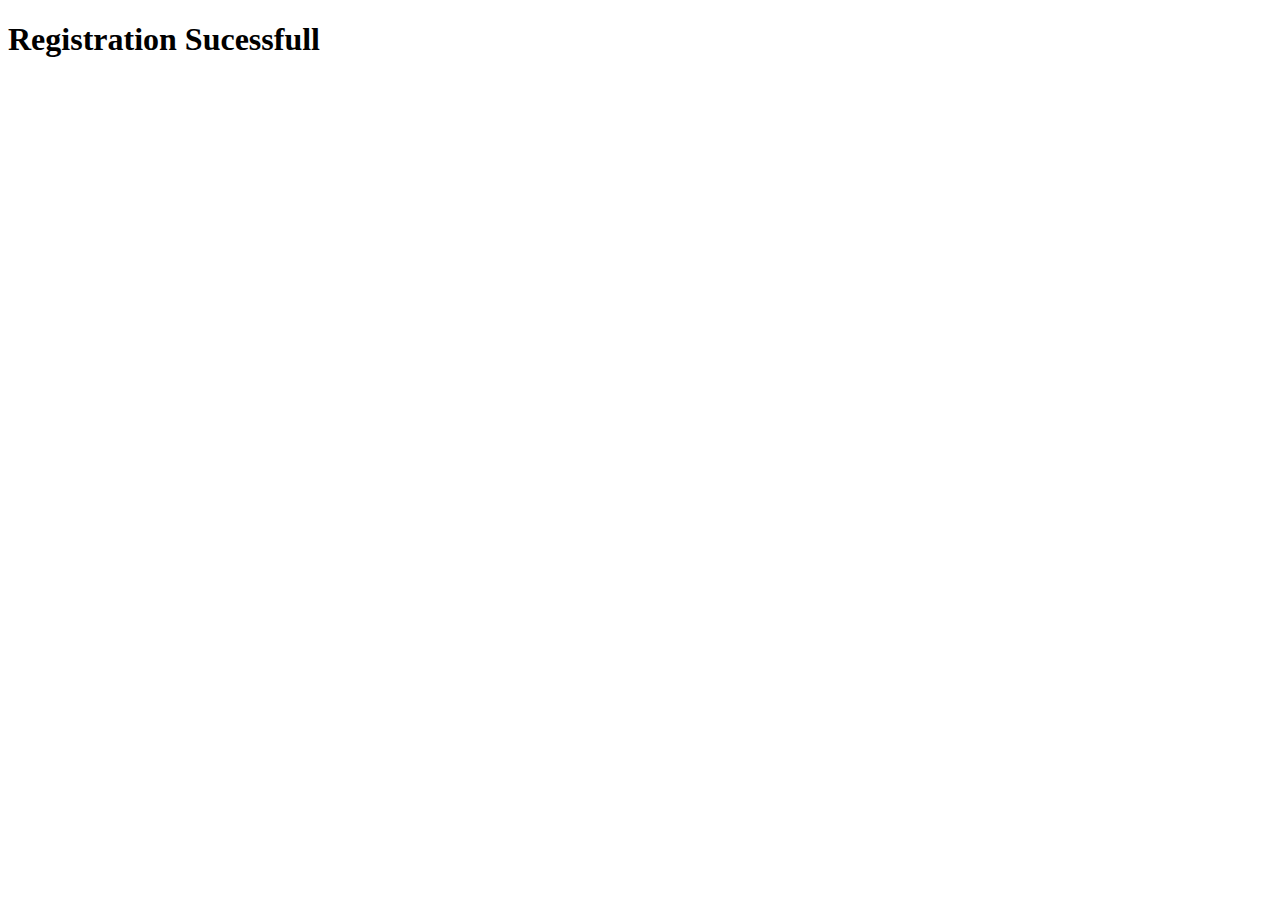
<file: reg1.html>
<!DOCTYPE html>
<html lang="en">
<head>
    <meta charset="UTF-8">
    <meta name="viewport" content="width=device-width, initial-scale=1.0">
    <title>Document</title>
</head>
<body>
    <h1>Registration Sucessfull</h1>
</body>
</html>
</file>
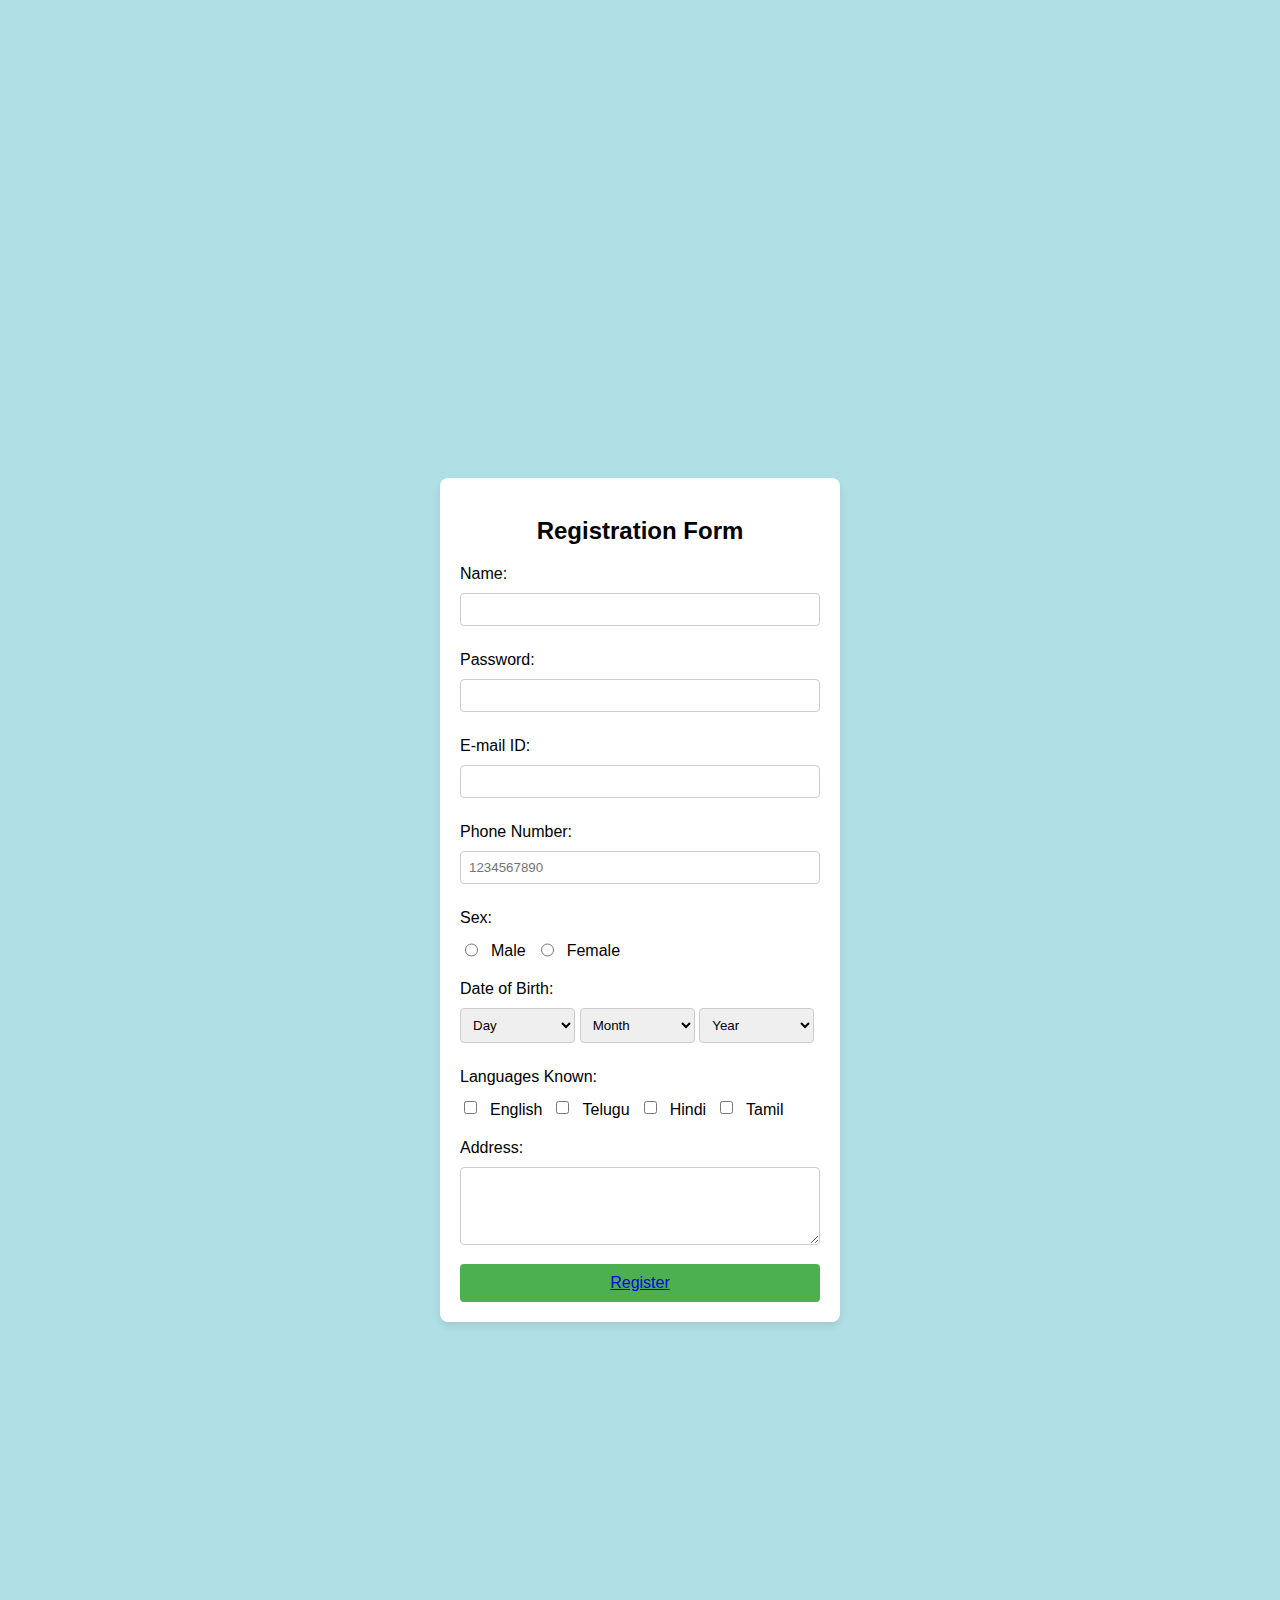
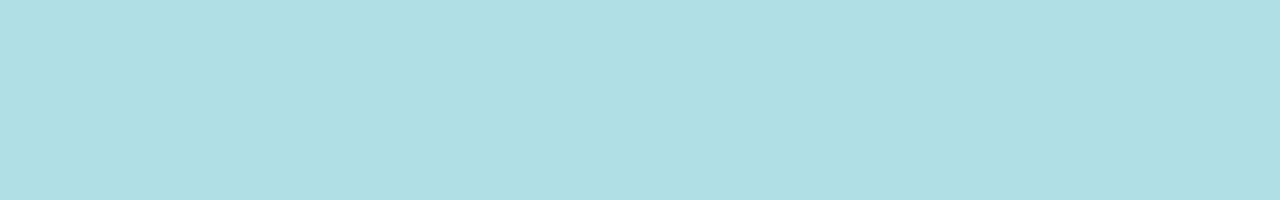
<file: register.html>
<!DOCTYPE html>
<html lang="en">
<head>
  <meta charset="UTF-8">
  <meta name="viewport" content="width=device-width, initial-scale=1.0">
  <title>Registration Page</title>
  <link rel="stylesheet" href="reg.css">
</head>
<body>

<div class="registration-form">
  <h2>Registration Form</h2>
  <form>
    <!-- Name -->
    <label for="name">Name:</label>
    <input type="text" id="name" name="name" required>

    <!-- Password -->
    <label for="password">Password:</label>
    <input type="password" id="password" name="password" required>

    <!-- Email -->
    <label for="email">E-mail ID:</label>
    <input type="email" id="email" name="email" pattern="^[\w\.-]+@[\w\.-]+\.\w{2,}$" required>

    <!-- Phone Number -->
    <label for="phone">Phone Number:</label>
    <input type="tel" id="phone" name="phone" pattern="^\d{10}$" placeholder="1234567890" required>

    <!-- Sex -->
    <label>Sex:</label>
    <div class="radio-group">
      <input type="radio" id="male" name="sex" value="male" required>
      <label for="male">Male</label>
      <input type="radio" id="female" name="sex" value="female">
      <label for="female">Female</label>
    </div>

    <!-- Date of Birth -->
    <label>Date of Birth:</label>
    <div class="dob-group">
      <select name="day" required>
        <option value="" enabled selected>Day</option>
        <!-- Add options for day here -->
        <option value="Jan">Sunday</option>
        <option value="Feb">Monday</option>
        <option value="Mar">Tuesday</option>
        <option value="Apr">Wednesday</option>
        <option value="May">Thursday</option>
        <option value="Jun">Friday</option>
        <option value="Jul">Saturday</option>
      </select>

      <select name="month" required>
        <option value="" disabled selected>Month</option>
        <option value="Jan">January</option>
        <option value="Feb">February</option>
        <option value="Mar">March</option>
        <option value="Apr">April</option>
        <option value="May">May</option>
        <option value="Jun">June</option>
        <option value="Jul">July</option>
        <option value="Aug">August</option>
        <option value="Sep">September</option>
        <option value="Oct">October</option>
        <option value="Nov">November</option>
        <option value="Dec">December</option>
      </select>

      
        <select name="year" id="year">
          <option value="" disabled selected>Year</option>
          <option value="1990">1990</option>
          <option value="1991">1991</option>
          <option value="1992">1992</option>
          <option value="1993">1993</option>
          <option value="1994">1994</option>
          <option value="1995">1995</option>
          <option value="1996">1996</option>
          <option value="1997">1997</option>
          <option value="1998">1998</option>
          <option value="1999">1999</option>
          <option value="2000">2000</option>
          <option value="2001">2001</option>
          <option value="2002">2002</option>
          <option value="2003">2003</option>
          <option value="2004">2004</option>
          <option value="2005">2005</option>
          <option value="2006">2006</option>
          <option value="2007">2007</option>
          <option value="2008">2008</option>
          <option value="2009">2009</option>
          <option value="2010">2010</option>
          <option value="2011">2011</option>
          <option value="2012">2012</option>
          <option value="2013">2013</option>
          <option value="2014">2014</option>
          <option value="2015">2015</option>
          <option value="2016">2016</option>
          <option value="2017">2017</option>
          <option value="2018">2018</option>
          <option value="2019">2019</option>
          <option value="2020">2020</option>
          <option value="2021">2021</option>
          <option value="2022">2022</option>
          <option value="2023">2023</option>
          <option value="2024">2024</option>
          <option value="2025">2025</option>
        </select>
        
        
      
    </div>

    <!-- Languages Known -->
    <label>Languages Known:</label>
    <div class="checkbox-group">
      <input type="checkbox" id="english" name="languages" value="English">
      <label for="english">English</label>

      <input type="checkbox" id="telugu" name="languages" value="Telugu">
      <label for="telugu">Telugu</label>

      <input type="checkbox" id="hindi" name="languages" value="Hindi">
      <label for="hindi">Hindi</label>

      <input type="checkbox" id="tamil" name="languages" value="Tamil">
      <label for="tamil">Tamil</label>
    </div>

    <!-- Address -->
    <label for="address">Address:</label>
    <textarea id="address" name="address" rows="4" required></textarea>

    <!-- Submit Button -->
    <a href="reg1.html"><button type="submit">Register</a>
  </form>
</div>

</body>
</html>
</file>
<file: style.css>
* {
    box-sizing: border-box;
  }
  
  body {
    font-family: Arial, sans-serif;
    margin: 0;
    display: flex;
    flex-direction: column;
  }
  
  .top-frame {
    display: flex;
    justify-content: space-between;
    align-items: center;
    background-color: #4CAF50;
    color: white;
    padding: 10px 20px;
  }
  
  .logo img {
    height: 50px;
  }
  
  .title h1 {
    font-size: 24px;
    margin: 0;
  }
  
  .nav-links a {
    margin: 0 10px;
    color: white;
    text-decoration: none;
    font-weight: bold;
  }
  
  .nav-links a:hover {
    text-decoration: underline;
  }
  
  .main-container {
    display: flex;
    height: calc(100vh - 100px); /* Full viewport height minus the top frame */
  }
  
  .left-frame {
    width: 200px;
    background-color: #f4f4f4;
    padding: 20px;
    border-right: 1px solid #ddd;
  }
  
  .left-frame h3 {
    margin-top: 0;
  }
  
  .left-frame ul {
    list-style-type: none;
    padding: 0;
  }
  
  .left-frame ul li {
    margin: 10px 0;
  }
  
  .left-frame ul li a {
    text-decoration: none;
    color: #333;
  }
  
  .left-frame ul li a:hover {
    color: #e88b09;
  }
  
  .right-frame {
    flex-grow: 1;
    border: none;
  }
</file>
<file: cart.css>
* {
    box-sizing: border-box;
  }
  
  body {
    font-family: Arial, sans-serif;
    margin: 0;
    display: flex;
    flex-direction: column;
  }
  
  .top-frame {
    display: flex;
    justify-content: space-between;
    align-items: center;
    background-color: #f4a460;
    padding: 10px;
    border-bottom: 2px solid black;
  }
  
  .logo {
    padding: 10px;
    font-weight: bold;
  }
  
  .title h1 {
    margin: 0;
    font-size: 24px;
  }
  
  .nav-links a {
    margin: 0 10px;
    text-decoration: none;
    color: black;
    font-weight: bold;
  }
  
  .nav-links a:hover {
    text-decoration: underline;
  }
  
  .main-container {
    display: flex;
    height: calc(100vh - 80px); /* Adjusted for top frame height */
  }
  
  .left-frame {
    width: 200px;
    background-color: #f4f4f4;
    padding: 20px;
    border-right: 1px solid black;
  }
  
  .left-frame h3 {
    margin-top: 0;
  }
  
  .left-frame ul {
    list-style-type: none;
    padding: 0;
  }
  
  .left-frame ul li {
    margin: 10px 0;
  }
  
  .left-frame ul li a {
    text-decoration: none;
    color: #333;
  }
  
  .left-frame ul li a:hover {
    color: #4CAF50;
  }
  
  .right-frame {
    flex-grow: 1;
    padding: 20px;
  }
  
  .right-frame h2 {
    font-size: 22px;
    margin-bottom: 20px;
  }
  
  table {
    width: 100%;
    border-collapse: collapse;
  }
  
  table, th, td {
    border: 1px solid black;
  }
  
  th, td {
    padding: 10px;
    text-align: center;
  }
  
  thead th {
    background-color: #ddd;
    font-weight: bold;
  }
  
  tbody tr:last-child td {
    font-weight: bold;
  }
</file>
<file: cat.css>
table {
    width: 80%;
    margin: 20px auto;
    border-collapse: collapse;
}

th, td {
    padding: 12px;
    text-align: center;
    border: 1px solid #ddd;
}

th {
    background-color: #4CAF50;
    color: white;
}

td button {
    padding: 8px;
    color: white;
    background-color: #4CAF50;
    border: none;
    border-radius: 4px;
    cursor: pointer;
}

td button:hover {
    background-color: #45a049;
}
</file>
<file: reg.css>
* {
    box-sizing: border-box;
  }
  
  body {
    font-family: Arial, sans-serif;
    background-color: #b0e0e6;
    display: flex;
    justify-content: center;
    align-items: center;
    height: 200vh;
    margin: 0;
  }
  
  .registration-form {
    background-color: #fff;
    padding: 20px;
    border-radius: 8px;
    width: 100%;
    max-width: 400px;
    box-shadow: 0 4px 8px rgba(0, 0, 0, 0.1);
  }
  
  h2 {
    text-align: center;
    margin-bottom: 20px;
  }
  
  label {
    display: block;
    margin: 10px 0 5px;
  }
  
  input[type="text"],
  input[type="password"],
  input[type="email"],
  input[type="tel"],
  select,
  textarea {
    width: 100%;
    padding: 8px;
    margin: 5px 0 15px;
    border: 1px solid #ccc;
    border-radius: 4px;
  }
  
  .radio-group,
  .checkbox-group {
    display: flex;
    gap: 10px;
    margin: 5px 0 15px;
  }
  
  .dob-group select {
    width: 32%;
  }
  
  button[type="submit"] {
    width: 100%;
    padding: 10px;
    background-color: #4CAF50;
    color: white;
    border: none;
    border-radius: 4px;
    font-size: 16px;
    cursor: pointer;
    transition: background-color 0.3s ease;
  }
  
  button[type="submit"]:hover {
    background-color: #45a049;
  }
</file>
<file: login.css>
/* Global Reset */
* {
  margin: 0;
  padding: 0;
  box-sizing: border-box;
}

/* Body Styling */
body {
  font-family: Arial, sans-serif;
  background-color: #b0e0e6; /* Light background for the page */
  height: 100vh; /* Full viewport height */
  display: flex; /* Enables flexbox */
  justify-content: center; /* Centers horizontally */
  align-items: center; /* Centers vertically */
  color: #333; /* Text color */
}

/* Container to hold the form */
.login-container {
  display: flex;
  justify-content: center;
  align-items: center;
  width: 100%;
  height: 100%;
}

/* Form Styling */
.login-form {
  background-color: #fff; /* White background for the form */
  padding: 30px;
  border-radius: 8px; /* Rounded corners */
  box-shadow: 0 4px 12px rgba(0, 0, 0, 0.1); /* Subtle shadow effect */
  width: 100%;
  max-width: 400px; /* Max width of the form */
  text-align: center;
}

/* Heading Styling */
.login-form h2 {
  margin-bottom: 20px;
  font-size: 2em;
  color: #2c3e50; /* Dark color for heading */
}

/* Input Group Styling */
.input-group {
  margin-bottom: 15px;
  text-align: left;
}

/* Label Styling */
.input-group label {
  display: block;
  font-size: 1.1em;
  color: #555;
  margin-bottom: 5px;
}

/* Input Field Styling */
.input-group input {
  width: 100%; /* Full width */
  padding: 10px;
  font-size: 1em;
  border: 1px solid #ddd; /* Light border */
  border-radius: 5px;
  outline: none;
}

/* Input Field Focus Styling */
.input-group input:focus {
  border-color: #3498db; /* Blue border on focus */
}

/* Button Styling */
button {
  width: 100%; /* Full width */
  padding: 12px;
  font-size: 1.2em;
  background-color: #3498db; /* Blue background */
  color: white;
  border: none;
  border-radius: 5px;
  cursor: pointer;
  transition: background-color 0.3s ease;
}

/* Button Hover Styling */
button:hover {
  background-color: #2980b9; /* Darker blue on hover */
}
</file>
